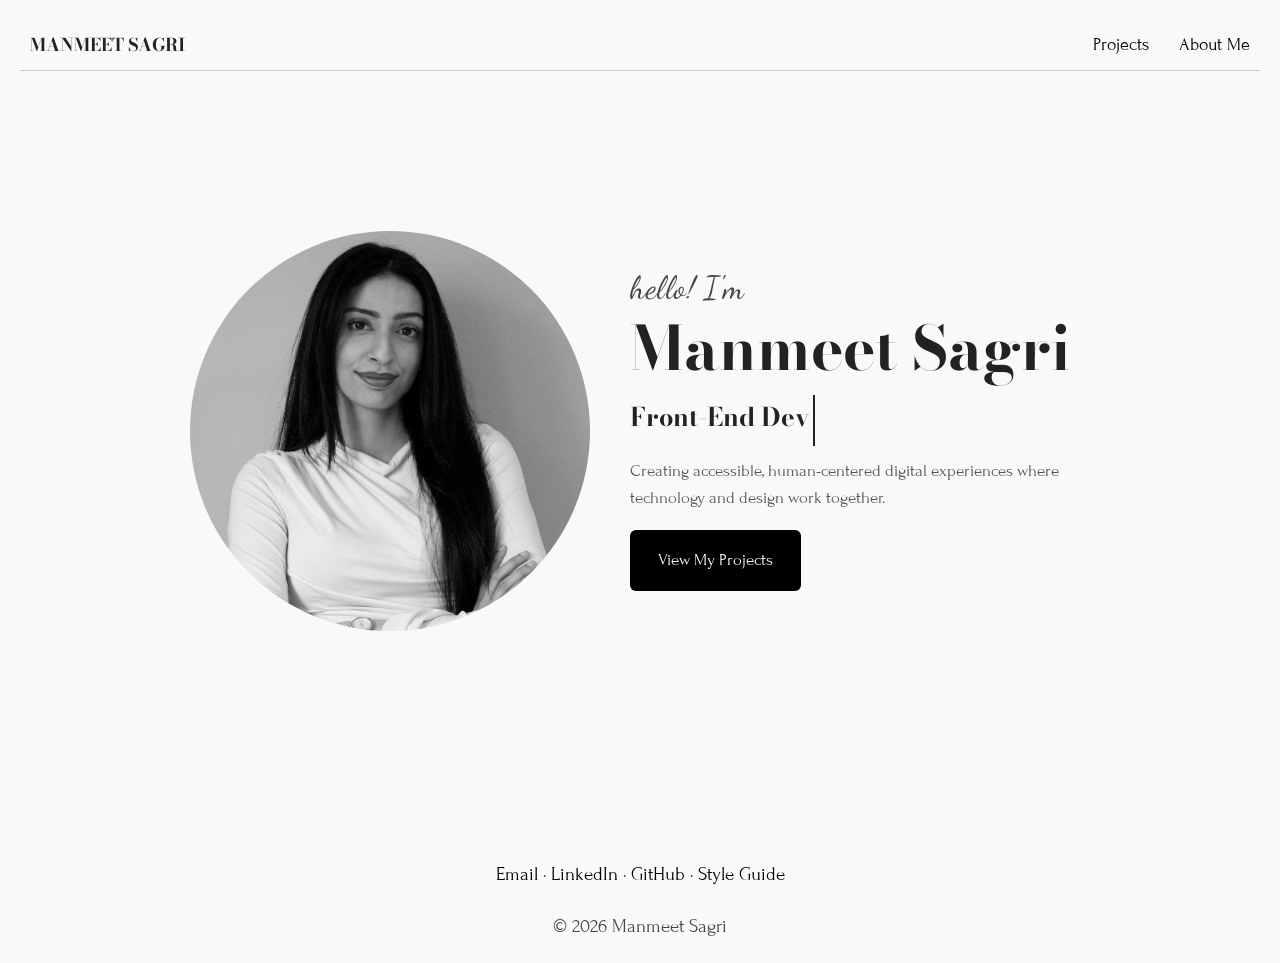
<file: index.html>
<!DOCTYPE html>
<html lang="en">

<head>
  <meta charset="UTF-8">
  <meta name="viewport" content="width=device-width, initial-scale=1.0">
  <title>Manmeet Sagri — Home</title>


  <!--  stylesheets -->
  <link rel="stylesheet" href="css/style.css">
  <link rel="stylesheet" href="css/layout.css">

  <!-- Type & heading fonts -->
  <link href="https://fonts.googleapis.com/css2?family=Bodoni+Moda:wght@400;700&family=Forum&display=swap"
    rel="stylesheet">
  <link href="https://fonts.googleapis.com/css2?family=Dancing+Script:wght@600&display=swap" rel="stylesheet">
</head>

<body>
  <!-- Site header with name + simple nav -->
  <header>
    <h1>MANMEET SAGRI</h1>
    <nav>
      <a href="projects.html">Projects</a>
      <a href="about.html">About Me</a>
    </nav>
  </header>

  <!-- Main intro hero -->
  <main>
    <section class="intro">
      <img src="images/myPhoto.jpeg" alt="Photo of Manmeet Sagri" class="profile-photo">

      <div class="intro-text">
        <p class="hello">hello! I'm</p>
        <h2>Manmeet Sagri</h2>
        <p class="tagline" aria-live="polite"></p>
        <p class="hook">
          Creating accessible, human-centered digital experiences where technology and design work together.
        </p>

        <!-- View Projects button -->
        <a href="projects.html" class="view-projects-btn">
          View My Projects
        </a>
      </div>
    </section>
  </main>

  <!-- Simple footer with my main contact links -->
  <footer class="site-footer">
    <p>
      <a href="mailto:mks52@sfu.ca">Email</a>  ·
      <a href="https://www.linkedin.com/in/manmeet-sagri-5616271a7" target="_blank"
        aria-label="LinkedIn (opens in new tab)">LinkedIn</a> ·
      <a href="https://github.com/MSagri05" target="_blank" aria-label="GitHub (opens in new tab)">GitHub</a> ·
      <a href="styleGuide.html">Style Guide</a>
    </p>
    <p>© 2026 Manmeet Sagri</p>
  </footer>

  <!-- Small JS interactions (typewriter, back-to-top, etc.) -->
  <script src="main.js" defer></script>

</body>

</html>
</file>
<file: css/style.css>
/* =============== Base styles =============== */

body {
  font-family: 'Forum', serif;
  font-size: 1.1rem;
  line-height: 1.7;
  background-color: #f9f9f9;
  color: #333;
}

/* Sticky header */
header {
  position: sticky;
  top: 0;
  z-index: 1000;
  background: #f9f9f9e1;
  border-bottom: 1px solid #ccc;
}

header h1 {
  font-family: 'Bodoni Moda', serif;
  margin: 0;
}

/* Shared heading styles */
h2,
h3 {
  font-family: 'Bodoni Moda', serif;
  color: #222;
}


h1 {
  font-family: 'Bodoni Moda', serif;
  color: #222;
  margin: 0;
  font-size: 2.2rem;
}

h2 {
  font-size: 2rem;
  margin-bottom: 1rem;
}

h3 {
  font-size: 1.4rem;
  margin-bottom: 0.75rem;
}

h4 {
  font-size: 1.1rem;
  margin-bottom: 0.5rem;
}

/* =============== Navigation =============== */

nav a {
  text-decoration: none;
  color: #000;
  transition: color 0.2s ease, font-style 0.2s ease, text-decoration 0.2s ease;
}

nav a:hover {
  color: #616161;
  font-style: italic;
  text-decoration: line-through;
}

nav a:active {
  font-style: italic;
  text-decoration: underline;
  color: #444;
}

/* Current page underline (from aria-current) */
nav a[aria-current="page"] {
  font-style: italic;
  text-decoration: underline;
  text-underline-offset: 4px;
}

.visually-hidden {
  position: absolute;
  left: -9999px;
}
/* =============== Footer =============== */

.site-footer {
  font-family: 'Forum', serif;
  color: #444;
  text-align: center;
}

.site-footer a {
  color: #000;
  text-decoration: none;
}

.site-footer a:hover {
  font-style: italic;
  text-decoration: line-through;
  color: #616161;
}

.site-footer a:active {
  font-style: italic;
  text-decoration: underline;
  color: #444;
}

/* =============== Section title with divider =============== */

.section-title {
  font-family: 'Bodoni Moda', serif;
  position: relative;
}

.section-title::after {
  content: "";
  display: block;
  width: 56px;
  height: 2px;
  background: #000;
  margin-top: 10px;
  opacity: 0.8;
}

/* =============== Home / intro =============== */

.intro-text p.hello {
  font-family: "Dancing Script", cursive;
  font-size: 2rem;
  line-height: 1.1;
  letter-spacing: 0.5px;
}

.intro-text h2 {
  font-family: 'Bodoni Moda', serif;
}

.intro-text p {
  font-family: 'Forum', serif;
  color: #444;
  margin: 0;
}

/* =============== Primary button =============== */

a.view-projects-btn,
a.view-resume-btn {
  display: inline-block;  /* anchors are inline by default, buttons are block */
  text-decoration: none;  /* anchors have underline by default */
}

.view-projects-btn {
  display: inline-block;
  background-color: #000;
  color: #fff;
  font-family: 'Forum', serif;
  border-radius: 6px;
  transition: background-color 0.25s ease, padding 0.25s ease, color 0.25s ease;
  position: relative;
  cursor: pointer;
  border: none;
}

.view-projects-btn:hover {
  font-style: italic;
  text-decoration: line-through;
  background-color: #616161;
  color: #fff;     
  padding-right: 36px; 
  
}

.view-projects-btn::after {
  content: ' →';
  opacity: 0;
  position: absolute;
  right: 16px;
  transition: opacity 0.25s ease;
}

.view-projects-btn:hover::after {
  opacity: 1;
}

.view-projects-btn:active {
  text-decoration: underline;
  color: #ccc;
}

/* =============== About page =============== */

.about-photo {
  box-shadow: 0 8px 24px rgba(0, 0, 0, 0.06);
}

/* =============== Card stack styles =============== */

.photo-card {
  box-shadow: 0 8px 24px rgba(0, 0, 0, 0.12);
  transition: transform 0.15s ease, box-shadow 0.15s ease;
  background: #eee;
}

.photo-card:nth-child(2) { transform: rotate(-3deg) translateY(6px); }
.photo-card:nth-child(3) { transform: rotate(2deg) translateY(12px); }
.photo-card:nth-child(4) { transform: rotate(-1.5deg) translateY(18px); }
.photo-card:nth-child(5) { transform: rotate(1deg) translateY(24px); }
.photo-card:nth-child(6) { transform: rotate(-2deg) translateY(30px); }

.photo-card.is-top {
  cursor: grab;
  z-index: 10;
  transform: rotate(0) translateY(0);
}

.photo-card.is-top:active {
  cursor: grabbing;
}

.photo-card.is-dragging {
  transition: none;
  box-shadow: 0 16px 40px rgba(0, 0, 0, 0.2);
}

.photo-card.is-dismissing {
  transition: transform 0.35s ease, opacity 0.35s ease;
  opacity: 0;
}

.card-stack-hint {
  font-family: 'Forum', serif;
  font-size: 0.78rem;
  color: #bbb;
  letter-spacing: 0.5px;
  text-transform: uppercase;
  pointer-events: none;
}

.card-stack-hover-hint {
  position: absolute;
  inset: 0;
  border-radius: 12px;
  display: flex;
  align-items: center;
  justify-content: space-between;
  padding: 0 16px;
  opacity: 0;
  pointer-events: none;
  transition: opacity 0.2s ease;
  z-index: 20;
  background: rgba(0, 0, 0, 0.08);
}

.card-stack:hover .card-stack-hover-hint {
  opacity: 1;
}

.card-stack.is-dragging .card-stack-hover-hint {
  opacity: 0;
}

.hint-arrow {
  font-family: 'Forum', serif;
  font-size: 0.78rem;
  color: #fff;
  text-transform: uppercase;
  letter-spacing: 0.5px;
  background: rgba(0, 0, 0, 0.35);
  padding: 6px 12px;
  border-radius: 20px;
}

.about-text .lead {
  color: #222;
}

.about-facts {
  list-style: none;
  padding: 0;
  font-size: 0.98rem;
}

.about-facts li::before {
  content: "• ";
  color: #000;
}

/* Resume button – same style as primary button */
.view-resume-btn {
  display: inline-block;
  background-color: #000;
  color: #fff;
  font-family: 'Forum', serif;
  text-decoration: none;
  border-radius: 6px;
  transition: background-color 0.25s ease, padding 0.25s ease, color 0.25s ease;
  position: relative;
  cursor: pointer;
  border: none;
}

.view-resume-btn:hover {
  background-color: #616161;
  font-style: italic;
  text-decoration: line-through;
  color: #fff;      
  padding-right: 36px; 
}

.view-resume-btn::after {
  content: ' →';
  opacity: 0;
  position: absolute;
  right: 16px;
  transition: opacity 0.25s ease;
}

.view-resume-btn:hover::after {
  opacity: 1;
}

.view-resume-btn:active {
  text-decoration: underline;
  color: #ccc;
}

/* =============== Projects grid =============== */

.project-link {
  text-decoration: none;
  color: inherit;
  display: block;
}

.project p {
  color: #444;
  line-height: 1.55;
}

.project img {
  display: block;
  transition: transform 0.4s ease;
}

/* Overlay on hover */
.overlay {
  position: absolute;
  inset: 0;
  background: rgba(255, 255, 255, 0.85);
  display: flex;
  flex-direction: column;
  justify-content: center;
  align-items: center;
  text-align: center;
  opacity: 0;
  transition: opacity 0.4s ease;
}

.overlay h3 {
  font-family: 'Bodoni Moda', serif;
  font-weight: 700;
}

.overlay p {
  font-family: 'Forum', serif;
  margin: 0;
  color: #111;
}

.project:hover img {
  transform: scale(1.05);
}

.project:hover .overlay {
  opacity: 1;
}

/* =============== Back to Top Button =============== */

#backToTop {
  position: fixed;
  bottom: 20px;
  right: 20px;
  padding: 25px 15px;
  font-size: 16px;
  font-family: 'Forum', serif;
  border: none;
  border-radius: 5px;
  background: #0d0d0c;
  color: #fff;
  cursor: pointer;
  display: none; 
  z-index: 1000;
}

/* =============== Project detail =============== */

.back-link {
  display: inline-block;
  background: #0d0d0c;
  color: #fff;
  border-radius: 8px;
  text-decoration: none;
  transition: background-color 0.25s ease, transform 0.25s ease;
}

.back-link:hover {
  background: #1a1a1a;
  transform: translateY(-2px);
}

.mini-video-hero {
  overflow: hidden;
  box-shadow: 0 4px 12px rgba(0, 0, 0, 0.15);
}

.mini-video-hero video {
  object-fit: cover;
}

.pd-title {
  font-family: 'Bodoni Moda', serif;
  font-weight: 700;
  line-height: 1.05;
}

.pd-meta {
  font-family: 'Forum', serif;
  color: #222;
}

.pd-right p {
  font-family: 'Forum', serif;
  color: #333;
}

/* Process section */
.pd-process .section-title {
  font-family: 'Bodoni Moda', serif;
  position: relative;
}

.pd-process .section-title::after {
  content: "";
  display: block;
  width: 56px;
  height: 2px;
  background: #000;
  margin-top: 10px;
  opacity: 0.85;
}

.pd-step h4 {
  font-family: 'Bodoni Moda', serif;
}

/* Process images */
.pd-grid img {
  object-fit: cover;
  display: block;
  background: #fff;
  border: 1px solid #eee;
  box-shadow: 0 6px 18px rgba(0, 0, 0, 0.08);
}

/* =============== Glazing Guide carousel =============== */

.slide-image {
  border-radius: 8px;
  box-shadow: 0 6px 18px rgba(0, 0, 0, 0.15);
}

.slide-arrow {
  border: 1px solid #ccc;
  background: #fff;
  border-radius: 999px;
  line-height: 1;
  cursor: pointer;
  display: flex;
  align-items: center;
  justify-content: center;
  transition: background 0.2s ease, transform 0.1s ease;
}

.slide-arrow:hover {
  background: #f0f0f0;
  transform: translateY(-1px);
}

/* =============== Utility =============== */

.section-centered {
  text-align: center;
}

.section-title-inline {
  display: inline-block;
}

.video-frame {
  max-width: 100%;
  border-radius: 8px;
  box-shadow: 0 6px 18px rgba(0, 0, 0, 0.15);
}

/* =============== Lightbox =============== */

.project-detail img {
  cursor: zoom-in;
}

.project-detail img:hover {
  transform: scale(1.01);
  transition: transform 0.2s ease;
}

.lightbox {
  position: fixed;
  inset: 0;
  background: rgba(0, 0, 0, 0.75);
  display: none;
  align-items: center;
  justify-content: center;
  z-index: 2000;
}

.lightbox.is-open {
  display: flex;
}

.lightbox img {
  object-fit: contain;
  border-radius: 10px;
  box-shadow: 0 14px 40px rgba(0, 0, 0, 0.35);
  cursor: zoom-out;
}

.lightbox-close {
  position: absolute;
  background: rgba(255, 255, 255, 0.9);
  border: none;
  border-radius: 999px;
  line-height: 1;
  cursor: pointer;
}

.lightbox-close:hover {
  background: white;
}
/* =============== Style Guide specific =============== */

/* Base h1 font (style guide shows h1 outside header) */
h1 {
  font-family: 'Bodoni Moda', serif;
  color: #222;
}

/* Global link base */
a {
  color: #000;
  transition: color 0.2s ease, font-style 0.2s ease;
}

a:hover {
  color: #616161;
  font-style: italic;
}

a:active {
  text-decoration: line-through;
  color: #444;
}

/* Code blocks */
pre {
  background-color: #f3f3f3;
  border: 1px solid #ddd;
  padding: 16px;
  margin: 12px 0 20px;
}

code {
  font-family: monospace;
  font-size: 0.95rem;
  color: #222;
}

/* Element divider blocks */
.element {
  border-bottom: 1px solid #ddd;
}

.element:last-child {
  border-bottom: none;
}

/* Section heading divider (style guide sections) */
#interactive_elements > h2,
#text_elements > h2,
#combined_elements > h2,
#branding > h2 {
  position: relative;
  margin-bottom: 24px;
}

#interactive_elements > h2::after,
#text_elements > h2::after,
#combined_elements > h2::after,
#branding > h2::after {
  content: "";
  display: block;
  width: 56px;
  height: 2px;
  background: #000;
  margin-top: 10px;
  opacity: 0.8;
}

/* Generic button class (used in style guide) */
.button {
  display: inline-block;
  background-color: #000;
  color: #fff;
  font-family: 'Forum', serif;
  text-decoration: none;
  border-radius: 6px;
  transition: background-color 0.25s ease, padding 0.25s ease, color 0.25s ease;
  position: relative;
  cursor: pointer;
  border: none;
}

.button:hover {
  background-color: #616161;
  font-style: italic;
  padding-right: 36px;
}

.button::after {
  content: ' →';
  opacity: 0;
  position: absolute;
  right: 16px;
  transition: opacity 0.25s ease;
}

.button:hover::after {
  opacity: 1;
}

.button:active {
  text-decoration: line-through;
  color: #ccc;
}

/* Style guide footer */
.guide-footer {
  font-family: 'Forum', serif;
  color: #444;
  text-align: center;
  border-top: 1px solid #ccc;
  padding: 1.5rem 0;
  margin-top: 4rem;
  font-size: 0.9rem;
}

/* Project analysis cards */
.project-analysis {
  border-top: 1px solid #ddd;
  padding-top: 1.5rem;
  margin-top: 2.5rem;
}

.project-analysis:first-of-type {
  border-top: none;
  padding-top: 0;
}

.analysis-title {
  font-family: 'Bodoni Moda', serif;
  line-height: 1.05;
}

.analysis-meta {
  color: #444;
}

.analysis-right p {
  color: #333;
}

.analysis-process h4,
.analysis-reflection h4 {
  font-family: 'Bodoni Moda', serif;
}

.analysis-step h5 {
  font-family: 'Bodoni Moda', serif;
}

.analysis-grid img {
  object-fit: cover;
  display: block;
  border: 1px solid #eee;
  box-shadow: 0 6px 18px rgba(0, 0, 0, 0.08);
}
/* =============== Projects page =============== */

/* Filter buttons — match site button aesthetic */
.filter-btn {
  font-family: 'Forum', serif;
  background: #000;
  color: #fff;
  border: none;
  border-radius: 6px;
  cursor: pointer;
  transition: background-color 0.25s ease, padding 0.25s ease, color 0.25s ease;
  position: relative;
}

.filter-btn:hover {
  background-color: #616161;
  font-style: italic;
  text-decoration: line-through;
}

.filter-btn.active {
  background-color: #616161;
  color: #fff;
  font-style: italic;
  text-decoration: underline;
  text-underline-offset: 4px;
}

.filter-label {
  font-family: 'Forum', serif;
  font-size: 0.85rem;
  font-weight: normal;
  color: #999;
  text-transform: uppercase;
  letter-spacing: 0.5px;
  text-align: center;
  margin: 0 0 12px;
}

/* Project card styling */
.project-card {
  border: 1px solid #e0e0e0;
  border-radius: 6px;
  overflow: hidden;
  box-shadow: 0 2px 10px rgba(0, 0, 0, 0.06);
  transition: box-shadow 0.3s ease, transform 0.3s ease;
}

.project-card:hover {
  box-shadow: 0 6px 24px rgba(0, 0, 0, 0.1);
  transform: translateY(-2px);
}

/* Project info below image inside card */
.project-info {
  padding: 14px 16px 18px;
}

.project-info h2 {
  font-family: 'Bodoni Moda', serif;
  color: #222;
  margin: 0 0 4px;
}

.project-info p {
  font-family: 'Forum', serif;
  color: #555;
  margin: 0 0 8px;
}

.project-tag {
  font-family: 'Forum', serif;
  font-size: 0.78rem;
  color: #999;
  letter-spacing: 0.5px;
  text-transform: uppercase;
}

/* Overlay — just the CTA now */
.project-card .overlay {
  background: rgba(0, 0, 0, 0.5);
}

.project-card .overlay h3,
.project-card .overlay p {
  display: none;
}

.overlay-cta {
  font-family: 'Forum', serif;
  font-size: 1.1rem;
  color: #fff;
  letter-spacing: 0.5px;
}
/* =============== Project detail — updated styles =============== */

.pd-label {
  font-family: 'Forum', serif;
  font-size: 0.8rem;
  color: #999;
  text-transform: uppercase;
  letter-spacing: 0.8px;
  margin: 0 0 10px;
}

.pd-phase-label {
  display: block;
  font-family: 'Forum', serif;
  font-size: 0.78rem;
  color: #999;
  text-transform: uppercase;
  letter-spacing: 0.8px;
  margin: 0 0 6px;
}

.pd-desc-label {
  font-family: 'Forum', serif;
  font-size: 0.78rem;
  color: #999;
  text-transform: uppercase;
  letter-spacing: 0.8px;
  margin: 0 0 12px;
}

.pd-stats {
  display: flex;
  gap: 24px;
  margin: 20px 0 24px;
  flex-wrap: wrap;
}

.pd-stat {
  display: flex;
  flex-direction: column;
}

.pd-stat-value {
  font-family: 'Bodoni Moda', serif;
  font-size: 1.5rem;
  color: #222;
  line-height: 1;
}

.pd-stat-label {
  font-family: 'Forum', serif;
  font-size: 0.78rem;
  color: #999;
  text-transform: uppercase;
  letter-spacing: 0.5px;
  margin-top: 4px;
}

.pd-note {
  font-family: 'Forum', serif;
  color: #888;
  font-style: italic;
  font-size: 1rem;
  margin-top: 8px;
  border-left: 2px solid #ddd;
  padding-left: 14px;
}

.pd-list {
  font-family: 'Forum', serif;
  color: #444;
  padding-left: 20px;
  margin: 12px 0 0;
  line-height: 1.8;
}

.pd-list li {
  margin-bottom: 4px;
}

.pd-problem {
  border-top: 1px solid #eee;
  padding: 28px 0;
}

.pd-problem:last-child {
  border-bottom: 1px solid #eee;
}

.pd-problem-label {
  display: block;
  font-family: 'Forum', serif;
  font-size: 0.78rem;
  color: #999;
  text-transform: uppercase;
  letter-spacing: 0.8px;
  margin: 0 0 6px;
}

.pd-problem-title {
  font-family: 'Bodoni Moda', serif;
  font-size: 1.15rem;
  color: #222;
  margin: 0 0 10px;
}

.pd-problem-body {
  font-family: 'Forum', serif;
  color: #555;
  margin: 0;
  max-width: 66ch;
}

.pd-video-wrap {
  position: relative;
  width: 100%;
  aspect-ratio: 16 / 9;
  border-radius: 8px;
  overflow: hidden;
  box-shadow: 0 6px 18px rgba(0, 0, 0, 0.15);
  margin-top: 24px;
}

.pd-video-wrap iframe {
  position: absolute;
  inset: 0;
  width: 100%;
  height: 100%;
  border: none;
}
/* =============== Index tagline typewriter =============== */

.intro-text .tagline {
  font-family: 'Bodoni Moda', serif;
  font-size: 1.6rem;
  font-weight: 700;
  color: #222;
  margin: 0 0 12px;
  min-height: 1.4em;
  border-right: 2px solid #222;
  display: inline-block;
  padding-right: 3px;
  animation: blink-cursor 0.75s step-end infinite;
}

@keyframes blink-cursor {
  0%, 100% { border-color: #222; }
  50%       { border-color: transparent; }
}

.intro-text .hook {
  font-family: 'Forum', serif;
  font-size: 1.05rem;
  color: #555;
  line-height: 1.6;
  margin: 0;
}

.about-status {
  font-family: 'Forum', serif;
  font-style: italic;
  color: #aaa;
  font-size: 0.98rem;
  margin-top: 4px;
}

/* =============== Focus styles =============== */

a:focus-visible,
button:focus-visible {
  outline: 2px solid #000;
  outline-offset: 3px;
}

/* =============== Slides section =============== */

.slides-intro {
  margin-top: 1rem;
  color: #555;
}

.slide-counter {
  margin-top: 0.75rem;
  text-align: center;
}
</file>
<file: css/layout.css>
/* =============== Base layout =============== */

body {
  margin: 20px;
}

header {
  display: flex;
  justify-content: space-between;
  align-items: center;
  padding: 10px;
}

header h1 {
  font-size: 1.1rem;
}

/* =============== Navigation =============== */

nav {
  display: flex;
  gap: 30px;
  margin: 0;
  font-size: 1.1rem;
}

/* =============== Footer =============== */

.site-footer {
  margin-top: 0.5rem;
  padding: 40px 0 0;
  font-size: 1.2rem;
}

/* =============== Main =============== */

main {
  display: flex;
  justify-content: center;
  align-items: center;
  text-align: left;
  min-height: 80vh;
}

/* =============== Page container =============== */

.page {
  max-width: 1100px;
  width: 90%;
  gap: 40px;
  margin: 48px auto 96px;
}

/* =============== Section title =============== */

.section-title {
  font-size: 2rem;
  margin: 0 0 20px;
}

/* =============== Home / intro =============== */

.intro {
  display: flex;
  align-items: center;
  justify-content: center;
  gap: 40px;
  max-width: 900px;
  width: 90%;
  margin: 0 auto;
}

.profile-photo {
  max-width: 400px;
  width: 100%;
  aspect-ratio: 1 / 1;
  object-fit: cover;
  border-radius: 50%;
}

.intro-text {
  flex: 1;
}

.intro-text p.hello {
  font-size: 2rem;
  margin: 0 0 6px;
}

.intro-text h2 {
  font-size: 3.8rem;
  margin: 0 0 10px;
  line-height: 1.2;
}

.intro-text p.tagline {
  min-height: 2em;
  line-height: 1.7;

}


.intro-text p {
  font-size: 1.1rem;
}

.intro-text p.hook {
  max-width: 50ch;
}

/* =============== Primary button =============== */

.view-projects-btn {
  margin-top: 18px;
  padding: 16px 28px;
  font-size: 1.05rem;
}

.view-projects-btn:hover {
  padding-right: 36px;
}

/* Resume button */
.view-resume-btn {
  margin-top: 18px;
  padding: 16px 28px;
  font-size: 1.05rem;
}

.view-resume-btn:hover {
  padding-right: 36px;
}

/* =============== About page =============== */

.about-container {
  display: grid;
  grid-template-columns: 380px 1fr;
  gap: 36px 48px;
  align-items: start;
}

.about-photo {
  width: 100%;
  aspect-ratio: 4 / 5;
  object-fit: cover;
  object-position: top;
}

.about-text {
  max-width: 68ch;
}

.about-facts {
  margin: 18px 0 0;
  display: grid;
  grid-template-columns: repeat(2, minmax(180px, 1fr));
  gap: 10px 18px;
}

/* =============== Card stack =============== */

.card-stack {
  position: relative;
  width: 100%;
  aspect-ratio: 3 / 4;
}

.photo-card {
  position: absolute;
  inset: 0;
  border-radius: 12px;
  overflow: hidden;
  cursor: grab;
  user-select: none;
  touch-action: none;
}

.photo-card img {
  width: 100%;
  height: 100%;
  object-fit: cover;
  object-position: top;
  display: block;
  pointer-events: none;
}

.card-stack-hint {
  position: absolute;
  bottom: -28px;
  left: 0;
  right: 0;
  text-align: center;
}



/* =============== Projects grid =============== */

.projects {
  display: grid;
  grid-template-columns: repeat(2, minmax(260px, 1fr));
  gap: 32px 36px;
  align-content: start;
  min-height: auto;
}

.project {
  position: relative;
  overflow: hidden;
}

.project h2 {
  margin: 10px 0 6px;
  font-size: 1.35rem;
}

.project p {
  margin: 0;
  font-size: 0.98rem;
}

.project img {
  display: block;
  width: 100%;
  aspect-ratio: 16 / 10;
  object-fit: cover;
  transition: transform 0.4s ease;
}

.overlay {
  padding: 1rem 1.4rem;
}

.overlay h3 {
  font-size: 1.3rem;
  margin-bottom: 6px;
}

.overlay p {
  font-size: 1.1rem;
}

/* =============== Project detail =============== */

main.project-detail {
  display: block;
  justify-content: initial;
  align-items: initial;
  min-height: auto;
  text-align: left;
}

.project-detail {
  max-width: 1100px;
  width: min(92%, 1100px);
  margin: 48px auto 120px;
}

.back-link {
  padding: 12px 18px;
  font-size: 0.95rem;
  margin-bottom: 28px;
}

.mini-video-hero {
  width: 100%;
  aspect-ratio: 16 / 9;
  margin-bottom: 40px;
}

.mini-video-hero video {
  width: 100%;
  height: 100%;
  object-fit: cover;
}
/* =============== Process section =============== */

.pd-hero {
  display: grid;
  grid-template-columns: 1.2fr 1fr;
  gap: 36px 48px;
  align-items: start;
  margin-top: 8px;
}

.pd-title {
  font-size: clamp(2.6rem, 6vw, 4.6rem);
  margin: 0 0 18px;
}

.pd-meta {
  margin: 6px 0;
  font-size: 1.05rem;
}

.pd-right p {
  margin: 0 0 14px;
  max-width: 66ch;
}

.pd-process {
  margin-top: 72px;
}

.pd-process .section-title {
  font-size: 2rem;
  margin: 0 0 18px;
}

.pd-step {
  margin: 80px 0;
}

.pd-step h4 {
  margin: 0 0 6px;
  font-size: 1.2rem;
}

.pd-step p {
  margin-bottom: 36px;
}

.pd-grid {
  display: grid;
  grid-template-columns: 1fr 1fr;
  gap: 24px;
  align-items: start;
  margin: 24px 0;
}

.pd-grid img {
  width: 100%;
  aspect-ratio: 16 / 10;
}

/* =============== Glazing Guide carousel =============== */

.slides-wrapper {
  display: flex;
  align-items: center;
  justify-content: center;
  gap: 16px;
  margin-top: 24px;
}

.slide-image {
  max-width: 100%;
  width: min(900px, 100%);
}

.slide-arrow {
  width: 40px;
  height: 40px;
  font-size: 1.6rem;
}



/* =============== Utility spacing =============== */

.section-spaced {
  margin-top: 84px;
}

.section-top-md {
  margin-top: 24px;
}

.section-top-sm {
  margin-top: 16px;
}

.section-top-xs {
  margin-top: 12px;
}

/* =============== Lightbox =============== */

.lightbox {
  padding: 24px;
}

.lightbox img {
  max-width: min(1100px, 92vw);
  max-height: 88vh;
}

.lightbox-close {
  top: 18px;
  right: 18px;
  width: 42px;
  height: 42px;
  font-size: 22px;
}

/* =============== Responsive =============== */

@media (max-width: 900px) {
  header h1 {
    font-size: 2rem;
  }

  nav {
    gap: 18px;
    font-size: 1rem;
  }

  .about-container,
  .project-container {
    gap: 16px;
  }

  .intro {
    gap: 24px;
    max-width: 820px;
  }

  .profile-photo {
    width: 240px;
  }

  .intro-text p.hello {
    font-size: 2.1rem;
  }

  .intro-text h2 {
    font-size: 2.6rem;
  }

  .about-container {
    grid-template-columns: 180px 1fr;
    gap: 24px;
  }

  .projects {
    grid-template-columns: repeat(2, minmax(220px, 1fr));
    gap: 24px;
  }

  .pd-hero {
    grid-template-columns: 1fr;
    gap: 24px;
  }

  .pd-right p {
    max-width: 70ch;
  }
}

@media (max-width: 800px) {
  .pd-grid {
    grid-template-columns: 1fr;
    gap: 16px;
  }

  .pd-grid img {
    aspect-ratio: 16 / 10;
  }
}

@media (max-width: 700px) {
  .slide-arrow {
    width: 32px;
    height: 32px;
    font-size: 1.3rem;
  }
}

@media (max-width: 600px) {
  body {
    margin: 12px;
  }

  header {
    flex-direction: column;
    align-items: flex-start;
    gap: 8px;
    padding: 14px;
  }

  header h1 {
    font-size: 1.9rem;
    line-height: 1.15;
  }

  nav {
    gap: 12px;
    flex-wrap: wrap;
    font-size: 0.95rem;
    margin: 0;
  }

  main {
    justify-content: flex-start;
    align-items: flex-start;
    min-height: auto;
  }

  .intro {
    flex-direction: column;
    text-align: center;
    gap: 20px;
    width: min(100%, 460px);
    margin: 90px auto 80px;
  }

  .profile-photo {
    width: 280px;
    margin: 8px auto 0;
    border-radius: 50%;
  }

  .intro-text p.hello {
    font-size: 1.5rem;
  }

  .intro-text h2 {
    font-size: 2rem;
  }

  .intro-text p {
    font-size: 1rem;
  }

  .page {
    width: min(92%, 700px);
    margin: 32px auto 72px;
  }

  .about-container {
    grid-template-columns: 1fr;
  }

  .about-photo {
    max-width: 260px;
    max-height: 320px;
    margin: 0 auto;
  }

  .about-text {
    max-width: 100%;
  }

  .about-facts {
    grid-template-columns: 1fr;
  }

  .projects {
    grid-template-columns: 1fr;
    gap: 18px;
  }

  .project img {
    border-radius: 12px;
  }

  .site-footer {
    padding: 24px 0 12px;
    margin-top: 16px;
  }
}
/* =============== Style Guide layout =============== */

/* Style guide overrides main to be block not flex */
main.guide-main {
  display: block;
  min-height: auto;
  max-width: 1100px;
  margin: 0 auto 80px;
}

/* Element blocks */
.element {
  margin: 40px 0;
  padding-bottom: 28px;
}

/* Code block */
pre {
  overflow-x: auto;
}

/* Heading examples */
.heading-examples h1,
.heading-examples h2,
.heading-examples h3 {
  margin-top: 0;
  margin-bottom: 14px;
}

/* Project analysis layout */
.analysis-hero {
  display: grid;
  grid-template-columns: 1.1fr 1fr;
  gap: 2.5rem;
  align-items: start;
  margin-bottom: 2.5rem;
}

.analysis-title {
  font-size: 2.5rem;
  margin: 0 0 1rem;
}

.analysis-meta {
  margin: 0.35rem 0;
}

.analysis-right p {
  margin-bottom: 1rem;
  max-width: 65ch;
}

.analysis-process {
  margin-top: 2rem;
}

.analysis-process h4,
.analysis-reflection h4 {
  font-size: 1.6rem;
  margin-bottom: 1rem;
}

.analysis-step {
  margin: 2.5rem 0;
}

.analysis-step h5 {
  font-size: 1.15rem;
  margin-bottom: 0.75rem;
}

.analysis-grid {
  display: grid;
  grid-template-columns: 1fr 1fr;
  gap: 1.5rem;
  margin: 1rem 0 1.25rem;
}

.analysis-grid img {
  width: 100%;
  aspect-ratio: 16 / 10;
}

.analysis-reflection {
  margin-top: 2rem;
}


.about-container.about-demo {
  grid-template-columns: 1fr 1.2fr;
  align-items: center;
  margin-top: 1.5rem;
}

.about-image {
  display: flex;
  justify-content: center;
}

.about-image img {
  width: 100%;
  max-width: 420px;
  height: auto;
  display: block;
}

/* Button sizing */
.button {
  margin-top: 8px;
  padding: 12px 28px;
  font-size: 1.05rem;
}

/* Style guide responsive */
@media (max-width: 900px) {
  .analysis-hero {
    grid-template-columns: 1fr;
    gap: 1.5rem;
  }
}

@media (max-width: 700px) {
  .analysis-grid {
    grid-template-columns: 1fr;
  }

  .analysis-title {
    font-size: 2rem;
  }
}
/* =============== Projects page layout =============== */

main.project-list-main {
  display: block;
  min-height: auto;
  max-width: 1100px;
  width: min(92%, 1100px);
  margin: 40px auto 96px;
}

/* Filter bar — centered */
.filter-bar {
  display: flex;
  justify-content: center;
  gap: 12px;
  flex-wrap: wrap;
  margin-bottom: 48px;
}

.filter-btn {
  padding: 12px 28px;
  font-size: 1.05rem;
}

.project-card {
  display: block;
}

/* Remove padding from .project inside card since card has border */
.project-card .project {
  border-radius: 0;
}

.project-info h2 {
  font-size: 1.2rem;
}

.project-info p {
  font-size: 0.98rem;
}

@media (max-width: 600px) {
  .filter-bar {
    gap: 8px;
  }

  .filter-btn {
    padding: 10px 20px;
    font-size: 1rem;
  }
}
</file>
